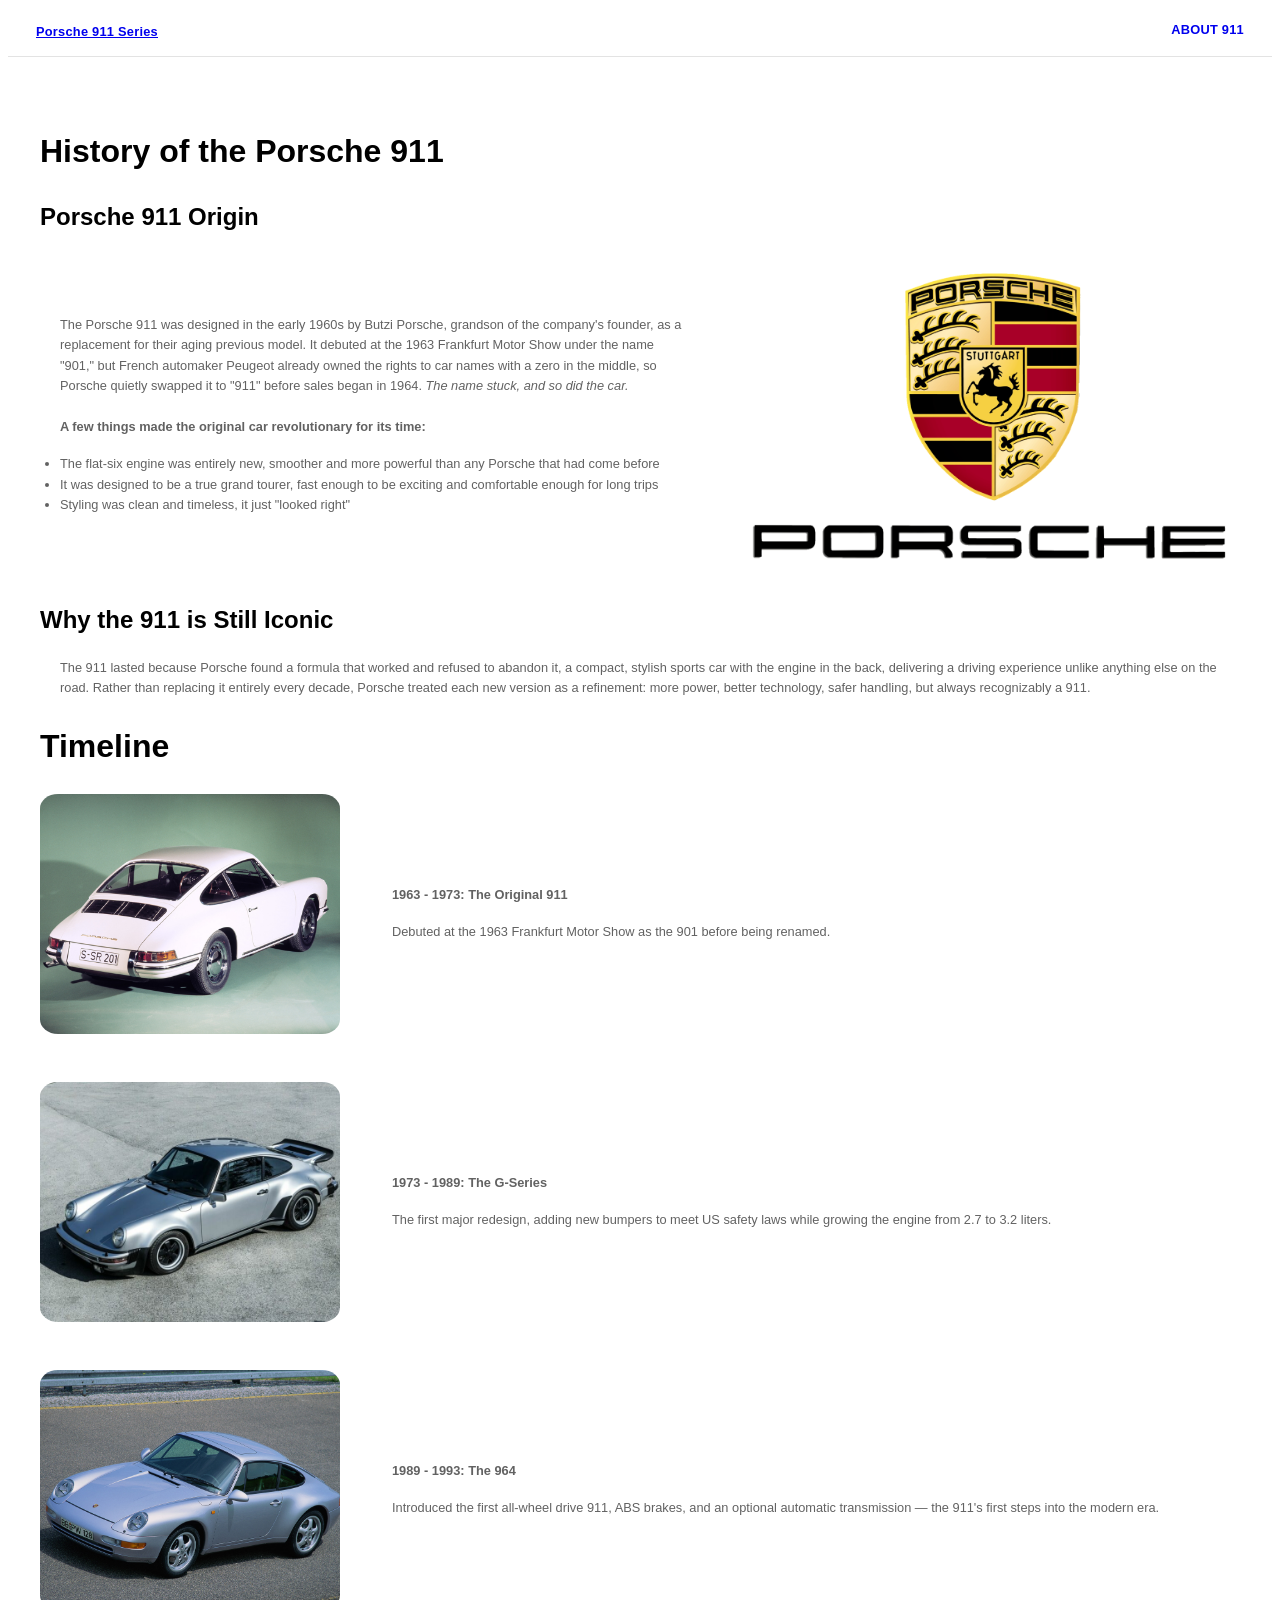
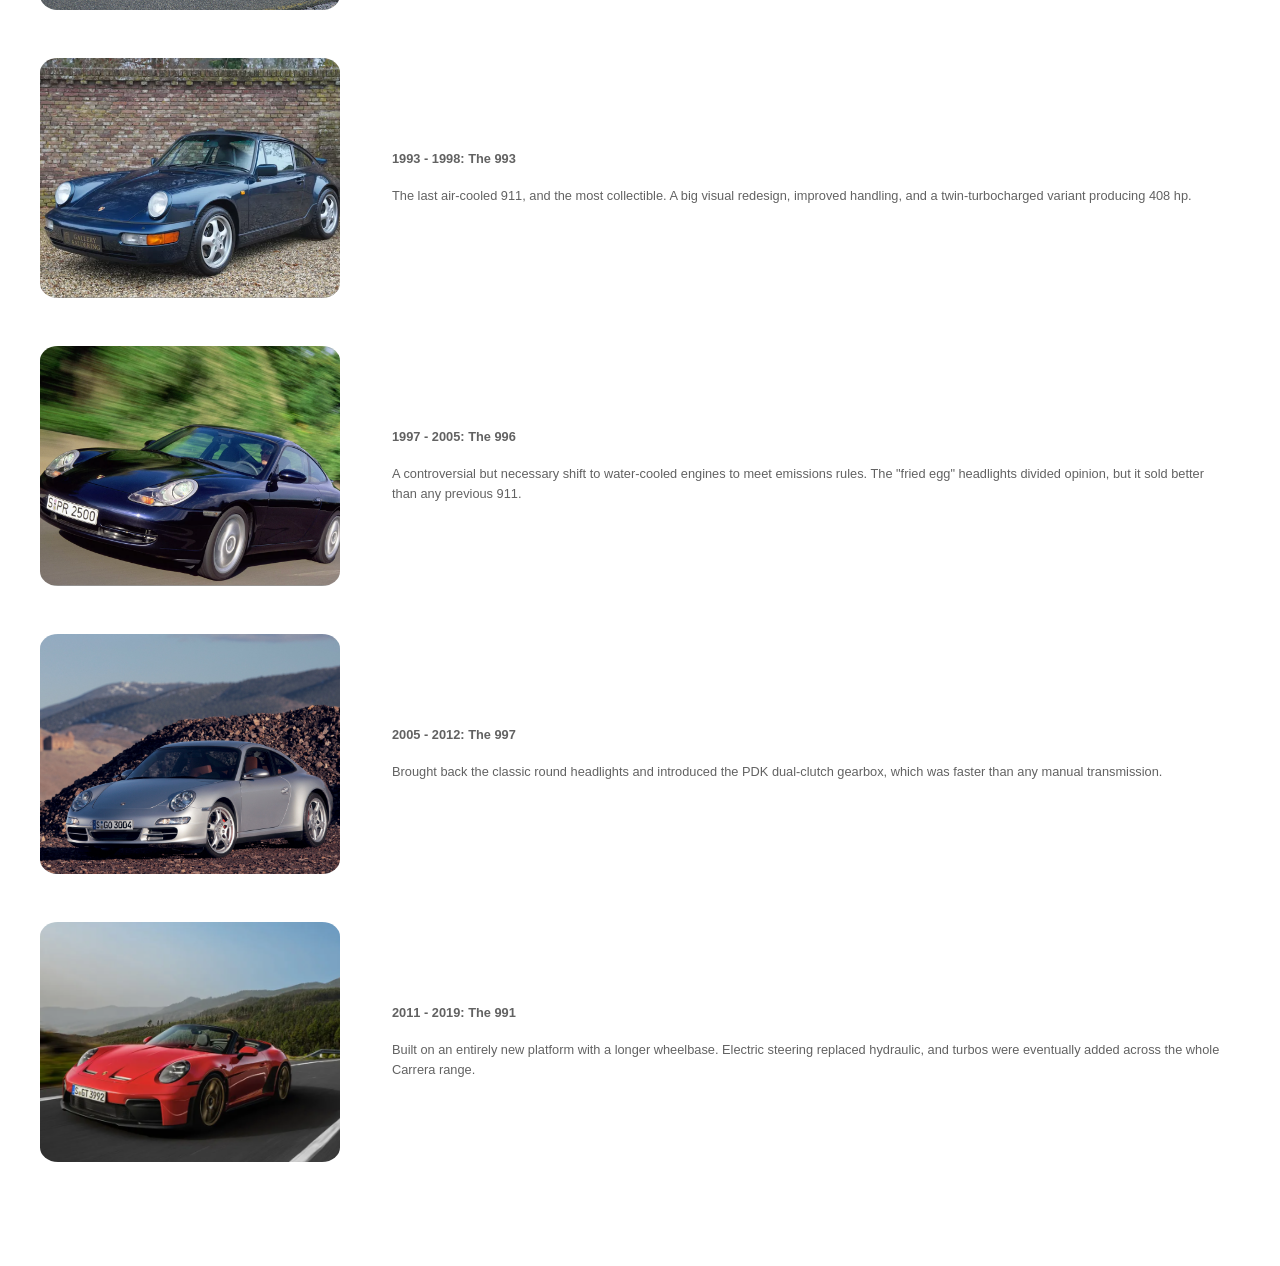
<file: about.html>
<!DOCTYPE html>
<html lang="en">
  <head>
    <meta charset="UTF-8" />
    <meta name="viewport" content="width=device-width, initial-scale=1.0" />
    <title>About the 911</title>
    <link rel="stylesheet" href="https://cdn.ui.porsche.com/porsche-design-system/font/v1/porsche-next-w-la-regular.min.css" />
    <link rel="stylesheet" href="style.css" />
  </head>

  <body>

    <!-- navbar -->
    <nav class="navbar">
      <a href="index.html" class="navbar_title">Porsche 911 Series</a>
      <a href="about.html" class="navbar_btn">About 911</a>
    </nav>

    <!-- about content -->
    <section class="about_section" id="about">

      <h2 class="about_section_title">History of the Porsche 911</h2>

      <h3 class="about_section_subtitle">Porsche 911 Origin</h3>
      <div class="origin_grid">
        <div>
          <p class="about_section_text">
            The Porsche 911 was designed in the early 1960s by Butzi Porsche, grandson of the company's
            founder, as a replacement for their aging previous model. It debuted at the 1963 Frankfurt Motor
            Show under the name "901," but French automaker Peugeot already owned the rights to car names
            with a zero in the middle, so Porsche quietly swapped it to "911" before sales began in 1964.
            <i>The name stuck, and so did the car.</i> <br><br> <strong>A few things made the original car revolutionary for its time:</strong>
          </p>
          <ul class="about_section_text">
            <li>The flat-six engine was entirely new, smoother and more powerful than any Porsche that had come before</li>
            <li>It was designed to be a true grand tourer, fast enough to be exciting and comfortable enough for long trips</li>
            <li>Styling was clean and timeless, it just "looked right"</li>
          </ul>
        </div>
        <img class="origin_logo" src="porsche-logo.png" alt="Porsche Logo" />
      </div>

      <h3 class="about_section_subtitle">Why the 911 is Still Iconic</h3>
      <p class="about_section_text">
        The 911 lasted because Porsche found a formula that worked and refused to abandon it, a compact,
        stylish sports car with the engine in the back, delivering a driving experience unlike anything
        else on the road. Rather than replacing it entirely every decade, Porsche treated each new version
        as a refinement: more power, better technology, safer handling, but always recognizably a 911.
      </p>

      <h2 class="about_section_title">Timeline</h2>

      <div class="timeline_entry">
        <img class="timeline_img" src="1.jpg" alt="1963 Porsche 911" />
        <div>
          <p class="about_section_text"><strong>1963 - 1973: The Original 911</strong></p>
          <p class="about_section_text">Debuted at the 1963 Frankfurt Motor Show as the 901 before being renamed.</p>
        </div>
      </div>

      <div class="timeline_entry">
        <img class="timeline_img" src="2.jpeg" alt="1973 Porsche G-Series" />
        <div>
          <p class="about_section_text"><strong>1973 - 1989: The G-Series</strong></p>
          <p class="about_section_text">The first major redesign, adding new bumpers to meet US safety laws while growing the engine from 2.7 to 3.2 liters.</p>
        </div>
      </div>

      <div class="timeline_entry">
        <img class="timeline_img" src="3.jpg" alt="1989 Porsche 964" />
        <div>
          <p class="about_section_text"><strong>1989 - 1993: The 964</strong></p>
          <p class="about_section_text">Introduced the first all-wheel drive 911, ABS brakes, and an optional automatic transmission — the 911's first steps into the modern era.</p>
        </div>
      </div>

      <div class="timeline_entry">
        <img class="timeline_img" src="4.jpg" alt="1993 Porsche 993" />
        <div>
          <p class="about_section_text"><strong>1993 - 1998: The 993</strong></p>
          <p class="about_section_text">The last air-cooled 911, and the most collectible. A big visual redesign, improved handling, and a twin-turbocharged variant producing 408 hp.</p>
        </div>
      </div>

      <div class="timeline_entry">
        <img class="timeline_img" src="5.jpg" alt="1997 Porsche 996" />
        <div>
          <p class="about_section_text"><strong>1997 - 2005: The 996</strong></p>
          <p class="about_section_text">A controversial but necessary shift to water-cooled engines to meet emissions rules. The "fried egg" headlights divided opinion, but it sold better than any previous 911.</p>
        </div>
      </div>

      <div class="timeline_entry">
        <img class="timeline_img" src="6.jpg" alt="2005 Porsche 997" />
        <div>
          <p class="about_section_text"><strong>2005 - 2012: The 997</strong></p>
          <p class="about_section_text">Brought back the classic round headlights and introduced the PDK dual-clutch gearbox, which was faster than any manual transmission.</p>
        </div>
      </div>

      <div class="timeline_entry">
        <img class="timeline_img" src="2012-Present.jpg" alt="2011 Porsche 991" />
        <div>
          <p class="about_section_text"><strong>2011 - 2019: The 991</strong></p>
          <p class="about_section_text">Built on an entirely new platform with a longer wheelbase. Electric steering replaced hydraulic, and turbos were eventually added across the whole Carrera range.</p>
        </div>
      </div>

    </section>

    <script src="script.js"></script>
  </body>
</html>
</file>
<file: style.css>
/* imported porsche design system css custom properties */

:root {
  /* colors */
  --color-primary:          #000000;
  --color-bg-base:          #ffffff;
  --color-bg-surface:       #f2f2f2;
  --color-bg-shading:       #00000080;
  --color-contrast-low:     #e3e3e3;
  --color-contrast-medium:  #626262;
  --color-contrast-high:    #212121;

  /* typography */
  --font-size-display-medium: clamp(1.25rem, 2.5vw, 2rem);
  --font-size-heading-xl:     clamp(1rem,   2vw,   1.5rem);
  --font-size-heading-md:     clamp(0.75rem, 1vw,  1rem);
  --font-size-text-md:        0.875rem;

  --font-weight-regular:    400;
  --font-weight-semi-bold:  600;

  --line-height-heading:    1.2;
  --line-height-text:       1.6;

  /* spacing */
  --spacing-xs:  0.375rem;
  --spacing-sm:  0.75rem;
  --spacing-md:  1rem;
  --spacing-lg:  1.75rem;
  --spacing-xl:  3rem;

  /* border */
  --border-radius-md: 8px;

  /* shadow (card hover) */
  --shadow-card-hover: 0 8px 24px rgba(0, 0, 0, 0.18);

  /* motion */
  --transition-speed:  0.24s;
  --transition-easing: cubic-bezier(0.4, 0, 0.2, 1);
}

* {
  font-family: 'Porsche Next', Arial, Helvetica, sans-serif;
}

body {
  font-size: var(--font-size-text-md);
  line-height: var(--line-height-text);
  color: var(--color-primary);
  background-color: var(--color-bg-base);
}

img {
  display: block;
  width: 100%;
  height: auto;
}

/* navbar */
.navbar {
  position: sticky;
  top: 0;
  z-index: 100;
  display: flex;
  align-items: center;
  justify-content: space-between;
  padding: var(--spacing-sm) var(--spacing-lg);
  background-color: white;
  border-bottom: 1px solid var(--color-contrast-low);
  font-size: var(--font-size-heading-md);
  font-weight: var(--font-weight-semi-bold);
  letter-spacing: 0.02em;
}

/* about btn */
.navbar_btn {
  text-transform: uppercase;
  text-decoration: none;
  padding-bottom: 2px;
  border-bottom: 2px solid transparent;
  transition: border-color var(--transition-speed) var(--transition-easing);
}

/* about btn hover */
.navbar_btn:hover {
  border-bottom-color: var(--color-primary);
}

/* hero */
.hero_section {
  position: relative;
  display: flex;
  flex-direction: column;
  align-items: center;
  justify-content: center;
  text-align: center;
  height: 90vh;
}

/* hero vid */
.hero_video {
  position: absolute;
  top: 0;
  left: 0;
  width: 100%;
  height: 100%;
  object-fit: cover;
  z-index: 0;
}

/* hero text */
.hero_title {
  position: relative;
  z-index: 1;
  font-size: clamp(2rem, 5vw, 4.5rem);
  color: #fff;
  letter-spacing: 0.05em;
  text-transform: uppercase;
}

.hero_subtitle {
  position: relative;
  z-index: 1;
  font-size: clamp(0.75rem, 1.25vw, 1rem);
  color: #fff;
  margin-top: 0.75rem;
  letter-spacing: 0.05em;
  text-transform: uppercase;
}

/* cards */
.main_content {
  max-width: 1000px;
  margin: 0 auto;
  padding: var(--spacing-lg);
}

/* section titles */
.year_group_label {
  font-size: var(--font-size-heading-xl);
  font-weight: var(--font-weight-semi-bold);
  line-height: var(--line-height-heading);
  margin-bottom: var(--spacing-md);
  padding-bottom: var(--spacing-xs);
  border-bottom: 1px solid var(--color-contrast-low);
}

/* car card */
.car_card {
  background-color: var(--color-bg-surface);
  border-radius: var(--border-radius-md);
  overflow: hidden;
  padding: 0px 0px 16px 0px;
  transition: box-shadow var(--transition-speed) var(--transition-easing),
              transform  var(--transition-speed) var(--transition-easing);
}

/* card image */
.car_card_image {
  width: 100%;
  height: 540px;
  object-fit: cover;
}

/* shadow on hover */
.car_card:hover {
  box-shadow: var(--shadow-card-hover);
  transform: translateY(-4px);
}

/* card text */
.car_card h4,
.about_section_text {
  font-size: var(--font-size-heading-md);
  line-height: var(--line-height-text);
  color: var(--color-contrast-medium);
  padding: 2px 20px;
}

.car_card p {
  font-size: var(--font-size-text-md);
  padding: 0 20px;
  margin: 0 0 4px;
}

/* audio components */
.card_audio {
  padding: 4px 20px 0px;
}

.audio_btn {
  padding: 8px 20px;
  font-size: var(--font-size-text-md);
  font-family: 'Porsche Next', Arial, sans-serif;
  border: none;
  background: var(--color-primary);
  color: #fff;
  cursor: pointer;
  border-radius: var(--border-radius-md);
  margin-bottom: 6px;
  transition: background var(--transition-speed) var(--transition-easing);
}

/* audio btn hover */
.audio_btn:hover {
  background: var(--color-contrast-medium);
}

progress {
  display: block;
  width: 100%;
  height: 4px;
  margin-top: 6px;
  accent-color: #000;
}

/* about */
.about_section {
  padding: var(--spacing-xl) var(--spacing-lg);
  max-width: 1200px;
  margin: 0 auto;
}

.about_section_title {
  font-size: var(--font-size-display-medium);
  font-weight: var(--font-weight-semi-bold);
  line-height: var(--line-height-heading);
  margin-bottom: var(--spacing-lg);
}

.about_section_subtitle {
  font-size: var(--font-size-heading-xl);
  font-weight: var(--font-weight-semi-bold);
  margin-bottom: var(--spacing-md);
}

.origin_grid {
  display: grid;
  grid-template-columns: 1fr auto;
  gap: 2rem;
  align-items: center;
}

.origin_logo {
  width: 500px;
}

/* timeline */
.timeline_entry {
  display: flex;
  align-items: center;
  gap: 2rem;
  margin-bottom: 3rem;
}

.timeline_img {
  width: 300px;
  height: 240px;
  object-fit: cover;
  border-radius: 6%;
  flex-shrink: 0;
}
</file>
